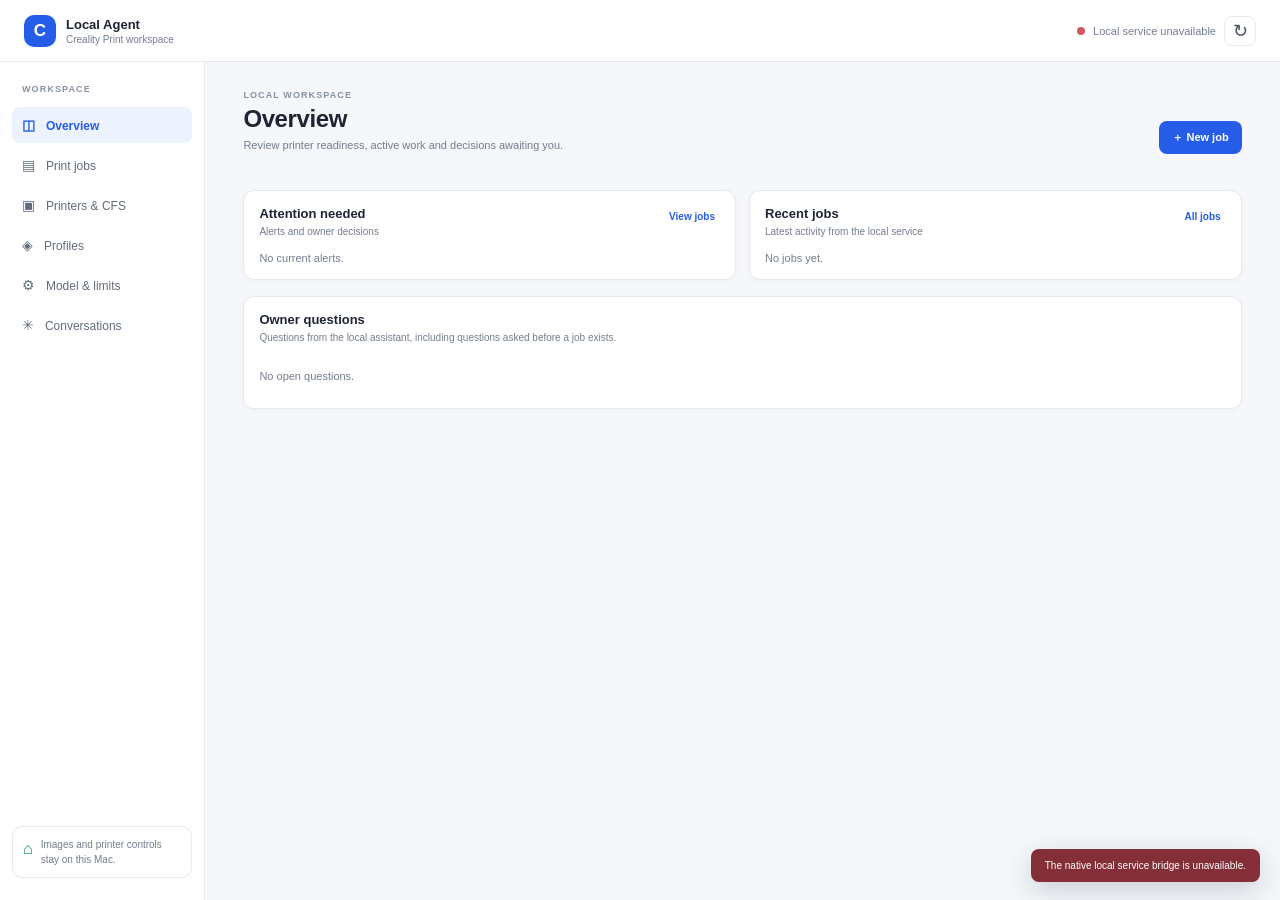
<file: resources/web/local_agent/index.html>
<!doctype html>
<html lang="en">
<head>
  <meta charset="utf-8">
  <meta name="viewport" content="width=device-width, initial-scale=1">
  <meta http-equiv="Content-Security-Policy" content="default-src 'self'; connect-src 'none'; img-src 'self' data:; style-src 'self'; script-src 'self'; object-src 'none'; base-uri 'none'; form-action 'none'">
  <title>Creality Print · Local Agent</title>
  <link rel="stylesheet" href="styles.css">
  <script defer src="app.js"></script>
</head>
<body>
  <header class="topbar">
    <div class="brand"><span class="brand-mark">C</span><div><strong>Local Agent</strong><small>Creality Print workspace</small></div></div>
    <div class="connection"><span id="connection-dot" class="dot"></span><span id="connection-label">Connecting to local service…</span><button id="refresh" class="icon-button" type="button" aria-label="Refresh service state">↻</button></div>
  </header>
  <div class="layout">
    <aside class="sidebar">
      <div class="eyebrow">WORKSPACE</div>
      <nav aria-label="Workspace">
        <button class="nav active" data-view="overview">◫ <span>Overview</span></button>
        <button class="nav" data-view="jobs">▤ <span>Print jobs</span></button>
        <button class="nav" data-view="printers">▣ <span>Printers & CFS</span></button>
        <button class="nav" data-view="profiles">◈ <span>Profiles</span></button>
        <button class="nav" data-view="settings">⚙ <span>Model & limits</span></button>
        <button class="nav" data-view="chat">✳ <span>Conversations</span></button>
      </nav>
      <div class="sidebar-note"><span class="local-icon">⌂</span><span>Images and printer controls stay on this Mac.</span></div>
    </aside>
    <main>
      <section id="view-overview" class="view">
        <div class="page-heading"><div><div class="eyebrow">LOCAL WORKSPACE</div><h1>Overview</h1><p>Review printer readiness, active work and decisions awaiting you.</p></div><button class="primary" data-go="jobs">＋ New job</button></div>
        <div id="summary-cards" class="summary-grid"></div>
        <div class="columns"><article class="panel"><div class="panel-heading"><div><h2>Attention needed</h2><p>Alerts and owner decisions</p></div><button class="text-button" data-go="jobs">View jobs</button></div><div id="alerts-list" class="stack empty-state">No current alerts.</div></article>
          <article class="panel"><div class="panel-heading"><div><h2>Recent jobs</h2><p>Latest activity from the local service</p></div><button class="text-button" data-go="jobs">All jobs</button></div><div id="recent-jobs" class="stack empty-state">No jobs yet.</div></article></div>
        <article class="panel question-panel"><div class="panel-heading"><div><h2>Owner questions</h2><p>Questions from the local assistant, including questions asked before a job exists.</p></div></div><div id="questions-list" class="stack empty-state">No open questions.</div><div id="question-history" class="stack"></div></article>
      </section>

      <section id="view-jobs" class="view" hidden>
        <div class="page-heading"><div><div class="eyebrow">PRINT QUEUE</div><h1>Print jobs</h1><p>Prepare and control jobs through the local service.</p></div></div>
        <article class="panel"><div class="panel-heading"><div><h2>Create a job</h2><p>Choose one model source and a printer request.</p></div></div>
          <form id="job-form" class="form-grid"><label class="wide">Request description<input name="request" required maxlength="4000" placeholder="What should be printed?"></label><label>Model URL<input name="source_url" type="url" placeholder="https://…"></label><label>Local model path<input name="local_path" placeholder="/path/to/model.stl"></label><label>Printer<select name="printer_id" id="job-printer"></select></label><label>Material<input name="material" placeholder="PLA"></label><label>Color<input name="color" placeholder="Optional"></label><label>Copies<input name="copies" type="number" min="1" max="100" value="1"></label><div class="wide form-actions"><button class="primary" type="submit">Create job</button><span class="hint">Use a URL or a file inside an allowed import folder.</span></div></form>
        </article>
        <div id="jobs-list" class="job-list"></div>
      </section>

      <section id="view-printers" class="view" hidden>
        <div class="page-heading"><div><div class="eyebrow">FLEET</div><h1>Printers & CFS</h1><p>Enrollment records do not qualify a printer for automatic starts.</p></div></div>
        <div id="printers-list" class="summary-grid"></div>
        <div class="columns">
          <article class="panel"><div class="panel-heading"><div><h2>Enroll or update printer</h2><p>Connection details are sent only to the local service.</p></div></div>
            <form id="printer-form" class="form-grid"><label>Printer<select name="printer_id" id="printer-id"></select></label><label>Model<select name="model"><option>K1 Max</option><option>K1 SE</option><option>Creality Hi</option></select></label><label>Display name<input name="name" placeholder="Printer name"></label><label>LAN endpoint<input name="endpoint" placeholder="http://printer.local"></label><label>API key environment name<input name="api_key_env" placeholder="Optional variable name"></label><label>Nozzle (mm)<input name="nozzle_mm" type="number" step="0.1" min="0.1" placeholder="0.4"></label><label>Loaded material<input name="material" placeholder="PLA"></label><label>Loaded color<input name="color" placeholder="Black"></label><label>Remaining filament (g)<input name="remaining_grams" type="number" min="0" step="1"></label><label>Camera URL<input name="camera_url" placeholder="http://camera.local/stream"></label><label>Frame sequence header<input name="frame_sequence_header" placeholder="Configured camera header"></label><label>Frame timestamp header<input name="frame_time_header" placeholder="Configured camera header"></label><label>Bed detector URL<input name="bed_detector_url" placeholder="http://127.0.0.1:9000/clearance"></label><label>Failure detector URL<input name="failure_detector_url" placeholder="http://127.0.0.1:9000/failure"></label><label>Printer type<select name="cfs"><option value="">Unspecified</option><option value="true">CFS attached</option><option value="false">No CFS</option></select></label><label>Camera association<input name="camera_association_confirmed" type="checkbox"> I confirmed this camera shows this printer</label><label>Printer identity<input name="identity_confirmed" type="checkbox"> I confirmed the printer identity</label><label>Loaded filament<input name="filament_verified" type="checkbox"> I verified the loaded material and color</label><div class="wide form-actions"><button class="primary" type="submit">Save printer details</button></div></form>
          </article>
          <article class="panel"><div class="panel-heading"><div><h2>Bed reference</h2><p>Confirm an empty bed and select the inspection region.</p></div></div>
            <form id="reference-form" class="form-grid"><label>Printer<select name="printer_id" class="printer-select"></select></label><label>Bed clearance<input name="bed_clear_confirmed" type="checkbox"> I confirmed the bed is empty</label><label>Left<input name="left" type="number" min="0" value="0"></label><label>Top<input name="top" type="number" min="0" value="0"></label><label>Right<input name="right" type="number" min="1" value="1"></label><label>Bottom<input name="bottom" type="number" min="1" value="1"></label><div class="wide form-actions"><button class="secondary" type="submit">Save reference region</button></div></form>
          </article>
        </div>
        <article class="panel"><div class="panel-heading"><div><h2>CFS inventory</h2><p>Record loaded filament slots and verify each slot before relying on it.</p></div></div>
          <form id="cfs-form" class="form-grid"><label>Printer<select name="printer_id" id="cfs-printer" class="printer-select"></select></label><div class="wide"><div id="cfs-slots" class="cfs-slots"></div></div><div class="wide form-actions"><button class="secondary" type="button" id="cfs-add-slot">Add slot</button><button class="primary" type="submit">Save CFS inventory</button><button class="text-button" type="button" id="cfs-discard">Reload saved slots</button><button class="text-button" type="button" id="probe-printer">Probe selected printer</button><span id="cfs-dirty-label" class="unsaved-label" aria-live="polite"></span></div></form>
        </article>
      </section>

      <section id="view-profiles" class="view" hidden>
        <div class="page-heading"><div><div class="eyebrow">PREPARATION</div><h1>Profiles</h1><p>Connect a verified local printer profile to its settings and filament presets.</p></div></div>
        <div id="profiles-list" class="summary-grid"></div>
        <article class="panel"><div class="panel-heading"><div><h2>Save profile</h2><p>Preset paths must be service-managed local paths.</p></div></div>
          <form id="profile-form" class="form-grid"><label>Profile ID<input name="id" required></label><label>Printer<select name="printer_id" class="printer-select"></select></label><label>Material<input name="material" required></label><label>Color<input name="color"></label><label>Nozzle (mm)<input name="nozzle_mm" type="number" step="0.1" value="0.4"></label><label>Verified<select name="verified"><option value="false">No</option><option value="true">Yes</option></select></label><label class="wide">Settings preset paths<textarea name="settings" rows="2" placeholder="One service-managed path per line"></textarea></label><label class="wide">Filament preset paths<textarea name="filaments" rows="2" placeholder="One service-managed path per line"></textarea></label><div class="wide form-actions"><button class="primary" type="submit">Save profile</button></div></form>
        </article>
      </section>

      <section id="view-settings" class="view" hidden>
        <div class="page-heading"><div><div class="eyebrow">SERVICE SETTINGS</div><h1>Model & limits</h1><p>Configure a local model endpoint and resource limits that require your confirmation.</p></div></div>
        <div class="columns"><article class="panel"><div class="panel-heading"><div><h2>Local model</h2><p id="model-key-state">API key status is not available.</p></div></div><form id="model-form" class="form-grid"><label class="wide">Base URL<input name="base_url" required placeholder="http://127.0.0.1:1234"></label><label class="wide">Model<input name="model" required></label><label class="wide">API key<input name="api_key" type="password" autocomplete="new-password" placeholder="Optional local service key"></label><div class="wide form-actions"><button class="primary" type="submit">Save model settings</button></div></form></article>
          <article class="panel"><div class="panel-heading"><div><h2>Print limits</h2><p>Saving confirms resource and monitoring-loss policy.</p></div></div><form id="policy-form" class="form-grid"><label>Maximum hours<input name="max_hours" type="number" min="0.1" step="0.1" required></label><label>Maximum grams<input name="max_grams" type="number" min="1" step="1" required></label><label>Monitoring loss (seconds)<input name="monitoring_loss_seconds" type="number" min="1" step="1" required></label><label>On monitoring loss<select name="pause_on_monitoring_loss"><option value="true">Pause job</option><option value="false">Continue current print; hold new starts</option></select></label><div class="wide form-actions"><button class="primary" type="submit">Confirm limits & policy</button></div></form></article></div>
      </section>

      <section id="view-chat" class="view" hidden>
        <div class="page-heading"><div><div class="eyebrow">LOCAL ASSISTANT</div><h1>Conversations</h1><p>Messages are processed by your configured local service.</p></div><div class="form-actions"><label class="conversation-picker">History<select id="conversation-history" aria-label="Conversation history"></select></label><button id="new-conversation" class="secondary" type="button">＋ New conversation</button></div></div>
        <article class="panel conversation-panel"><div id="conversation-list" class="conversation-list empty-state">No conversations yet.</div><form id="chat-form" class="chat-form"><textarea name="message" required rows="3" maxlength="12000" placeholder="Ask about a model, preparation or a held job…"></textarea><button class="primary" type="submit">Send</button></form></article>
      </section>
      <div id="toast" class="toast" role="status" aria-live="polite" hidden></div>
    </main>
  </div>
</body>
</html>
</file>
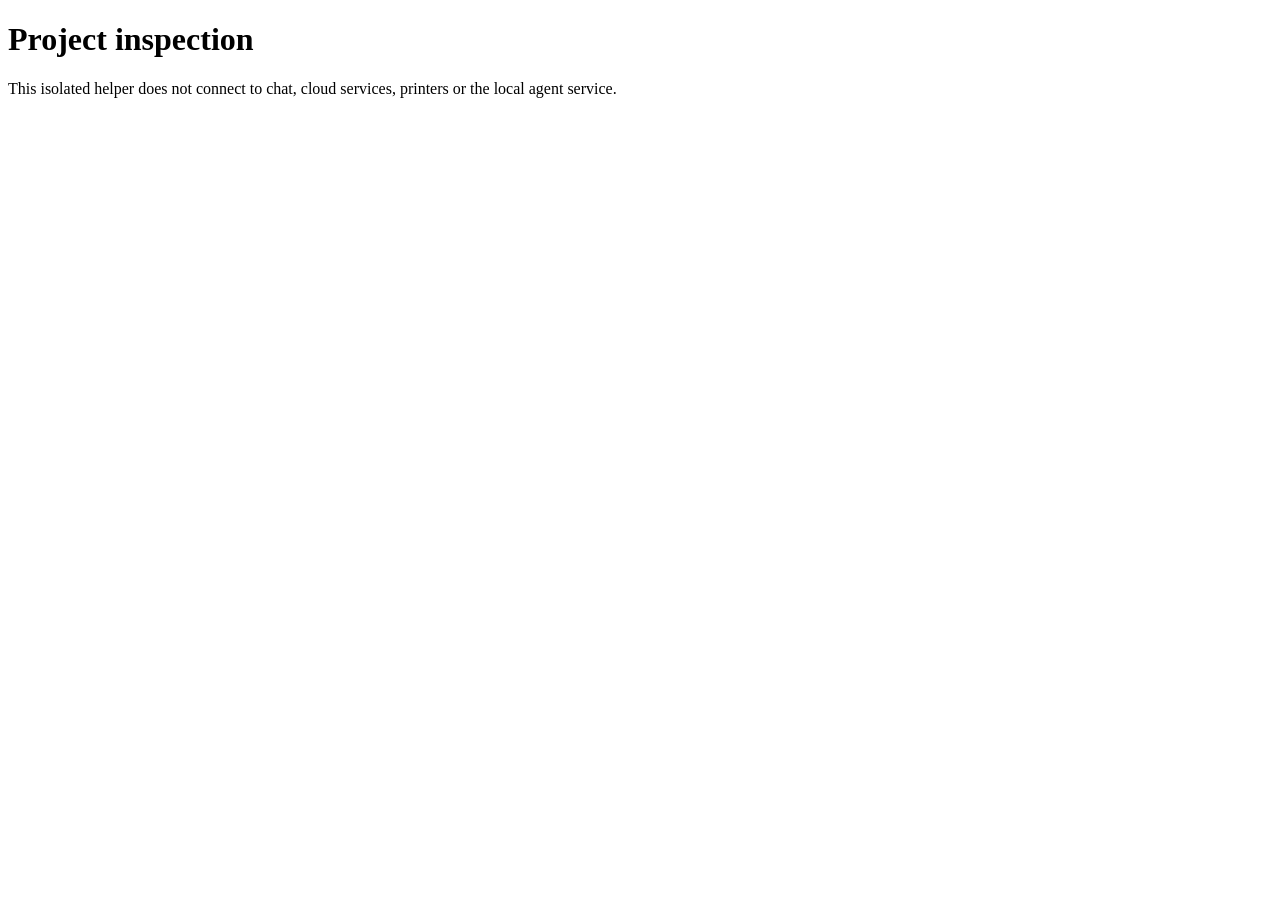
<file: resources/web/local_agent/helper.html>
<!doctype html>
<html lang="en">
<head><meta charset="utf-8"><meta name="viewport" content="width=device-width, initial-scale=1"><title>Project inspection</title></head>
<body><main><h1>Project inspection</h1><p>This isolated helper does not connect to chat, cloud services, printers or the local agent service.</p></main></body>
</html>
</file>
<file: resources/web/local_agent/styles.css>
:root {
  font-family: -apple-system, BlinkMacSystemFont, "Segoe UI", sans-serif;
  color: #1d2433;
  background: #f5f7fa;
  font-size: 14px;
  --ink: #1d2433;
  --muted: #737d8d;
  --line: #e4e8ef;
  --panel: #fff;
  --blue: #255de8;
  --blue-soft: #edf2ff;
  --green: #16845b;
  --amber: #a55d08;
  --red: #b33642;
}
* { box-sizing: border-box; }
body { margin: 0; min-width: 320px; }
button, input, select, textarea { font: inherit; }
button { cursor: pointer; }
.topbar { height: 62px; background: #fff; border-bottom: 1px solid var(--line); display: flex; align-items: center; justify-content: space-between; padding: 0 24px; position: sticky; top: 0; z-index: 5; }
.brand { display: flex; align-items: center; gap: 10px; }
.brand-mark { width: 32px; height: 32px; border-radius: 10px; background: var(--blue); color: #fff; display: grid; place-items: center; font-weight: 800; font-size: 17px; }
.brand strong, .brand small { display: block; }
.brand strong { font-size: 13px; }
.brand small { font-size: 10px; color: var(--muted); margin-top: 2px; }
.connection { display: flex; align-items: center; gap: 8px; color: var(--muted); font-size: 11px; }
.dot { width: 8px; height: 8px; flex: 0 0 auto; background: #d79a34; border-radius: 50%; }
.dot.online { background: #2fa875; }
.dot.offline { background: #ce5962; }
.icon-button { border: 1px solid var(--line); border-radius: 8px; background: #fff; color: #465065; font-size: 18px; width: 32px; height: 30px; }
.layout { display: grid; grid-template-columns: 205px minmax(0, 1fr); min-height: calc(100vh - 62px); }
.sidebar { background: #fff; border-right: 1px solid var(--line); padding: 22px 12px; display: flex; flex-direction: column; gap: 10px; }
.eyebrow { font-size: 9px; font-weight: 750; letter-spacing: 1.1px; color: #8892a2; }
.sidebar > .eyebrow { padding: 0 10px 3px; }
.sidebar nav { display: grid; gap: 4px; }
.nav { border: 0; background: transparent; border-radius: 8px; padding: 10px; text-align: left; color: #626c7d; font-size: 14px; white-space: nowrap; }
.nav span { font-size: 12px; margin-left: 7px; }
.nav:hover { background: #f5f7fb; }
.nav.active { background: var(--blue-soft); color: var(--blue); font-weight: 650; }
.sidebar-note { margin-top: auto; border: 1px solid var(--line); border-radius: 10px; padding: 10px; color: var(--muted); font-size: 10px; line-height: 1.5; display: flex; gap: 8px; }
.local-icon { font-size: 16px; color: var(--green); }
main { padding: 26px clamp(18px, 3vw, 44px) 48px; max-width: 1320px; width: 100%; margin: 0 auto; min-width: 0; }
.view { display: grid; gap: 16px; }
.page-heading { display: flex; justify-content: space-between; align-items: flex-end; gap: 14px; margin: 2px 0 4px; }
.page-heading h1 { font-size: 24px; margin: 5px 0; letter-spacing: -.4px; }
.page-heading p, .panel-heading p { margin: 0; color: var(--muted); font-size: 11px; line-height: 1.45; }
.primary, .secondary { border: 0; border-radius: 8px; padding: 9px 13px; font-size: 11px; font-weight: 650; }
.primary { background: var(--blue); color: #fff; }
.primary:hover { background: #174ed5; }
.secondary { background: #eef1f6; color: #384358; }
.text-button { background: none; border: 0; color: var(--blue); font-size: 10px; font-weight: 650; padding: 5px; }
.summary-grid { display: grid; grid-template-columns: repeat(auto-fit, minmax(150px, 1fr)); gap: 10px; }
.columns { display: grid; grid-template-columns: repeat(2, minmax(0, 1fr)); gap: 13px; }
.panel, .summary-card { min-width: 0; background: var(--panel); border: 1px solid var(--line); border-radius: 11px; padding: 15px; box-shadow: 0 2px 8px rgba(25, 40, 70, .025); }
.panel-heading { display: flex; justify-content: space-between; align-items: flex-start; gap: 10px; margin-bottom: 13px; }
.panel-heading h2 { font-size: 13px; margin: 0 0 4px; }
.panel-heading p { font-size: 10px; }
.summary-card { min-height: 88px; }
.summary-card .label { color: var(--muted); font-size: 10px; }
.summary-card .value { font-size: 23px; font-weight: 730; margin-top: 10px; }
.summary-card .sub { color: var(--muted); font-size: 9px; margin-top: 3px; }
.stack { display: grid; gap: 8px; }
.empty-state { color: var(--muted); font-size: 11px; }
.list-item, .job-card, .printer-card, .profile-card, .alert-card, .question-card, .question-history-item { min-width: 0; border: 1px solid var(--line); border-radius: 8px; padding: 11px; background: #fff; }
.list-item { display: flex; align-items: flex-start; justify-content: space-between; gap: 9px; }
.item-title { font-weight: 650; font-size: 11px; color: var(--ink); overflow-wrap: anywhere; }
.item-sub { font-size: 9px; color: var(--muted); margin-top: 4px; line-height: 1.45; white-space: pre-wrap; overflow-wrap: anywhere; }
.badge { font-size: 8px; border-radius: 999px; padding: 4px 7px; background: #f0f2f6; color: #596477; white-space: nowrap; }
.badge.good { background: #e7f7ef; color: var(--green); }
.badge.warn { background: #fff3de; color: var(--amber); }
.badge.bad { background: #ffeaec; color: var(--red); }
.job-list { display: grid; gap: 10px; }
.job-card { padding: 14px; }
.job-top { display: flex; justify-content: space-between; gap: 12px; }
.job-actions { display: flex; gap: 6px; flex-wrap: wrap; margin-top: 12px; }
.job-actions button { padding: 7px 9px; font-size: 9px; }
.candidate-list { display: grid; gap: 6px; margin-top: 9px; }
.candidate { display: flex; justify-content: space-between; align-items: center; gap: 8px; background: #f7f8fb; border-radius: 7px; padding: 8px; font-size: 9px; overflow-wrap: anywhere; }
.form-grid { display: grid; grid-template-columns: repeat(2, minmax(0, 1fr)); gap: 10px; }
.form-grid label { min-width: 0; font-size: 9px; color: #596477; display: grid; gap: 5px; }
.form-grid label.wide, .wide { grid-column: 1 / -1; }
.form-grid input, .form-grid select, .form-grid textarea, .chat-form textarea, .conversation-picker select, .question-answer textarea { width: 100%; min-width: 0; border: 1px solid #dce1e9; border-radius: 7px; padding: 8px 9px; color: var(--ink); background: #fff; font-size: 10px; outline: none; }
.form-grid input:focus, .form-grid select:focus, .form-grid textarea:focus, .chat-form textarea:focus, .question-answer textarea:focus { border-color: #86a5fb; box-shadow: 0 0 0 3px #edf2ff; }
.form-grid input[type=checkbox] { width: auto; display: inline-block; }
.form-actions { display: flex; align-items: center; gap: 9px; padding-top: 3px; flex-wrap: wrap; }
.conversation-picker { font-size: 9px; color: var(--muted); display: flex; align-items: center; gap: 6px; }
.conversation-picker select { width: 170px; }
.hint { font-size: 9px; color: var(--muted); }
.conversation-panel { min-height: 350px; display: flex; flex-direction: column; }
.conversation-list { display: grid; gap: 10px; align-content: start; min-height: 245px; max-height: 58vh; overflow: auto; }
.message { max-width: 88%; padding: 10px 12px; border-radius: 9px; background: #f2f4f8; justify-self: start; white-space: pre-wrap; overflow-wrap: anywhere; font-size: 11px; line-height: 1.5; }
.message.user { background: var(--blue-soft); justify-self: end; }
.message .role { display: block; color: var(--muted); font-size: 8px; font-weight: 700; margin-bottom: 4px; text-transform: uppercase; letter-spacing: .6px; }
.chat-form { display: flex; align-items: flex-end; gap: 8px; border-top: 1px solid var(--line); padding-top: 11px; margin-top: 12px; }
.chat-form textarea { resize: vertical; min-height: 58px; }
.question-panel { display: grid; gap: 11px; }
.question-text { font-size: 11px; line-height: 1.5; white-space: pre-wrap; overflow-wrap: anywhere; margin-top: 5px; }
.question-answer { display: grid; grid-template-columns: minmax(0, 1fr) auto; gap: 8px; margin-top: 10px; }
.question-answer textarea { min-height: 52px; resize: vertical; }
.question-history-item .item-sub:last-child { white-space: pre-wrap; overflow-wrap: anywhere; }
.cfs-slots { display: grid; gap: 9px; }
.cfs-slot-row { border: 1px solid var(--line); border-radius: 8px; padding: 10px; display: grid; grid-template-columns: repeat(4, minmax(0, 1fr)) auto auto; gap: 8px; align-items: end; }
.cfs-slot-row label { min-width: 0; color: var(--muted); font-size: 9px; display: grid; gap: 4px; }
.cfs-slot-row input:not([type=checkbox]) { width: 100%; min-width: 0; border: 1px solid #dce1e9; border-radius: 6px; padding: 7px; font-size: 10px; }
.cfs-slot-row .verified-field { display: flex; align-items: center; gap: 5px; white-space: nowrap; }
.cfs-slot-row .remove-slot { border: 0; background: #f2f4f8; border-radius: 6px; padding: 7px 8px; color: #596477; font-size: 9px; }
.unsaved-label { color: var(--amber); font-size: 9px; }
.toast { position: fixed; right: 20px; bottom: 18px; max-width: min(420px, calc(100vw - 36px)); background: #202a3b; color: #fff; padding: 11px 14px; border-radius: 8px; box-shadow: 0 8px 28px #1f2c4233; font-size: 10px; z-index: 10; }
.toast.error { background: #842e38; }
[hidden] { display: none !important; }
@media (max-width: 760px) {
  .topbar { height: 54px; padding: 0 12px; gap: 8px; }
  .brand { gap: 7px; }
  .brand-mark { width: 28px; height: 28px; border-radius: 8px; font-size: 14px; }
  .brand strong { font-size: 11px; }
  .brand small { font-size: 9px; }
  .connection { gap: 5px; font-size: 9px; }
  .icon-button { width: 28px; height: 28px; font-size: 15px; }
  .layout { display: block; min-height: calc(100vh - 54px); }
  .sidebar { padding: 7px 8px; border-right: 0; border-bottom: 1px solid var(--line); display: block; position: sticky; top: 54px; z-index: 4; }
  .sidebar > .eyebrow, .sidebar-note { display: none; }
  .sidebar nav { display: flex; overflow-x: auto; gap: 4px; scrollbar-width: thin; }
  .nav { padding: 8px 9px; font-size: 12px; }
  .nav span { font-size: 10px; margin-left: 3px; }
  main { padding: 17px 12px 34px; }
  .view { gap: 12px; }
  .page-heading { align-items: flex-start; flex-direction: column; gap: 8px; }
  .page-heading h1 { font-size: 21px; }
  .columns { grid-template-columns: 1fr; gap: 10px; }
  .summary-grid { grid-template-columns: repeat(2, minmax(0, 1fr)); gap: 8px; }
  .summary-card, .panel { padding: 12px; }
  .summary-card { min-height: 75px; }
  .summary-card .value { font-size: 20px; margin-top: 7px; }
  .form-grid { grid-template-columns: 1fr; }
  .form-grid label.wide, .wide { grid-column: auto; }
  .form-actions { align-items: stretch; }
  .conversation-picker { flex-wrap: wrap; }
  .conversation-picker select { width: min(210px, 58vw); }
  .conversation-panel { min-height: 300px; }
  .conversation-list { min-height: 210px; max-height: 55vh; }
  .question-answer { grid-template-columns: 1fr; }
  .question-answer button { justify-self: start; }
  .cfs-slot-row { grid-template-columns: repeat(2, minmax(0, 1fr)); }
  .cfs-slot-row .verified-field { min-height: 30px; }
}
@media (max-width: 390px) {
  .connection-label { max-width: 105px; overflow: hidden; text-overflow: ellipsis; white-space: nowrap; }
  .nav { padding: 7px; }
  .nav span { font-size: 9px; }
  .panel-heading { flex-direction: column; }
  .cfs-slot-row { grid-template-columns: minmax(0, 1fr); }
}
</file>
